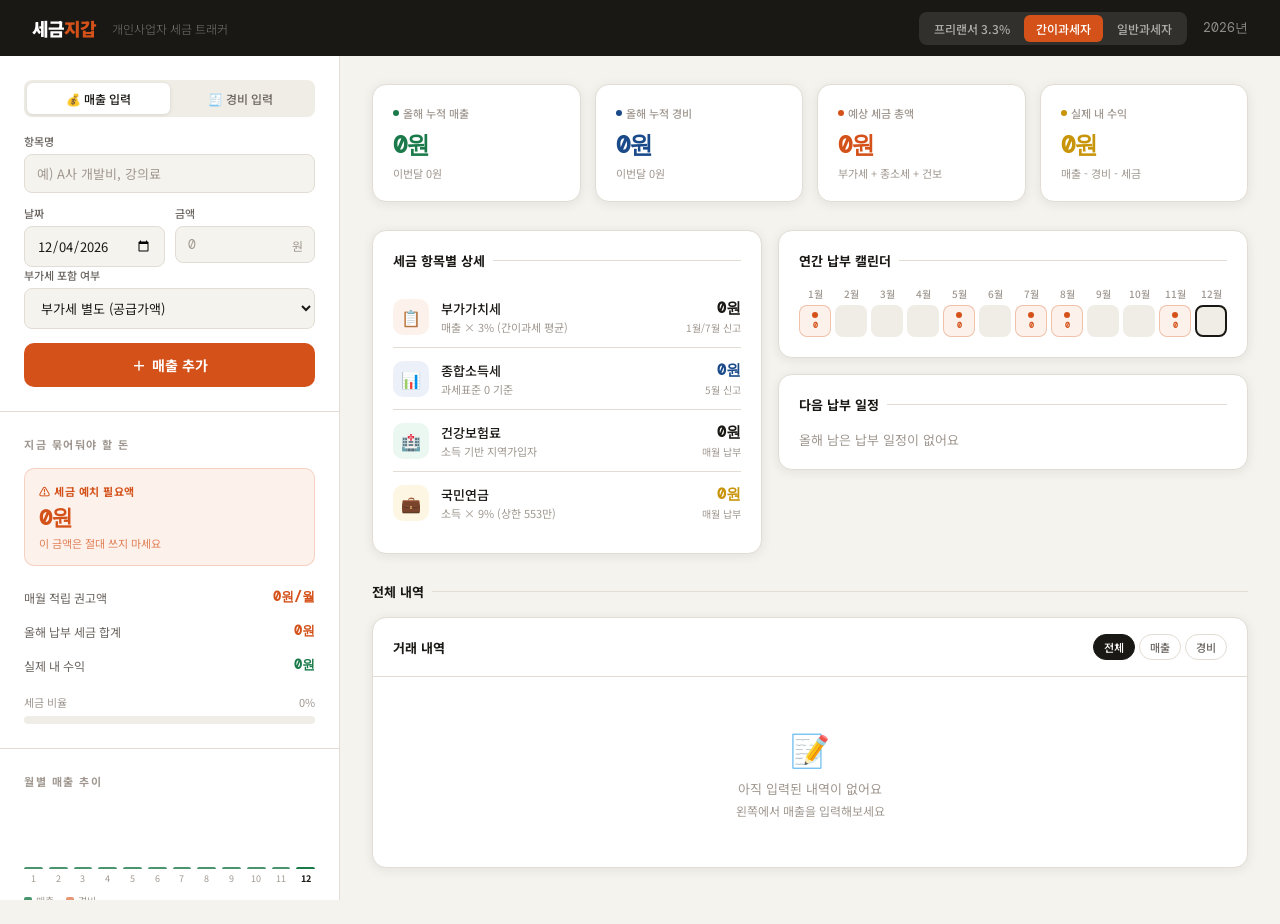
<file: public/tax-tracker.html>
<!DOCTYPE html>
<html lang="ko">
<head>
<meta charset="UTF-8">
<meta name="viewport" content="width=device-width, initial-scale=1.0">
<title>세금지갑 — 개인사업자 세금 트래커</title>
<link href="https://fonts.googleapis.com/css2?family=Noto+Sans+KR:wght@300;400;500;700;900&family=DM+Mono:wght@400;500&display=swap" rel="stylesheet">
<style>
:root {
  --bg: #f5f3ee;
  --surface: #ffffff;
  --surface2: #f0ede6;
  --border: #e2ddd4;
  --ink: #1a1814;
  --ink2: #6b6560;
  --ink3: #a09890;
  --accent: #d4521a;
  --accent-light: #fdf1eb;
  --green: #1a7a4a;
  --green-light: #ebf7f1;
  --blue: #1a4a8a;
  --blue-light: #ebf0f9;
  --yellow: #c8940a;
  --yellow-light: #fdf6e3;
  --shadow: 0 2px 12px rgba(26,24,20,0.08);
  --shadow-lg: 0 8px 32px rgba(26,24,20,0.12);
}

* { margin:0; padding:0; box-sizing:border-box; }

body {
  font-family: 'Noto Sans KR', sans-serif;
  background: var(--bg);
  color: var(--ink);
  min-height: 100vh;
}

/* TOPBAR */
.topbar {
  background: var(--ink);
  color: #fff;
  padding: 0 32px;
  height: 56px;
  display: flex;
  align-items: center;
  gap: 12px;
  position: sticky;
  top: 0;
  z-index: 100;
}
.topbar-logo {
  font-size: 18px;
  font-weight: 900;
  letter-spacing: -1px;
  color: #fff;
}
.topbar-logo span { color: var(--accent); }
.topbar-sub {
  font-size: 12px;
  color: rgba(255,255,255,0.4);
  margin-left: 4px;
  font-weight: 300;
}
.topbar-right {
  margin-left: auto;
  display: flex;
  align-items: center;
  gap: 16px;
}
.type-selector {
  display: flex;
  background: rgba(255,255,255,0.1);
  border-radius: 8px;
  padding: 3px;
  gap: 2px;
}
.type-btn {
  padding: 5px 12px;
  border: none;
  background: transparent;
  color: rgba(255,255,255,0.6);
  font-size: 12px;
  font-weight: 500;
  border-radius: 6px;
  cursor: pointer;
  font-family: 'Noto Sans KR', sans-serif;
  transition: all 0.15s;
  white-space: nowrap;
}
.type-btn.active {
  background: var(--accent);
  color: #fff;
}
.year-display {
  font-size: 13px;
  color: rgba(255,255,255,0.5);
  font-family: 'DM Mono', monospace;
}

/* LAYOUT */
.layout {
  display: grid;
  grid-template-columns: 340px 1fr;
  min-height: calc(100vh - 56px);
}

/* LEFT PANEL */
.left-panel {
  border-right: 1px solid var(--border);
  background: var(--surface);
  display: flex;
  flex-direction: column;
  position: sticky;
  top: 56px;
  height: calc(100vh - 56px);
  overflow-y: auto;
}

.panel-section {
  padding: 24px;
  border-bottom: 1px solid var(--border);
}
.panel-label {
  font-size: 11px;
  font-weight: 700;
  letter-spacing: 1.5px;
  color: var(--ink3);
  text-transform: uppercase;
  margin-bottom: 16px;
}

/* FORM */
.form-row {
  display: flex;
  flex-direction: column;
  gap: 10px;
  margin-bottom: 12px;
}
.form-row-2 {
  display: grid;
  grid-template-columns: 1fr 1fr;
  gap: 10px;
}
.form-group {
  display: flex;
  flex-direction: column;
  gap: 5px;
}
.form-group label {
  font-size: 11px;
  font-weight: 500;
  color: var(--ink2);
}
.form-group input, .form-group select {
  padding: 9px 12px;
  border: 1.5px solid var(--border);
  border-radius: 8px;
  font-size: 13px;
  font-family: 'Noto Sans KR', sans-serif;
  color: var(--ink);
  background: var(--bg);
  outline: none;
  transition: border-color 0.15s;
}
.form-group input:focus, .form-group select:focus {
  border-color: var(--accent);
  background: #fff;
}
.form-group input::placeholder { color: var(--ink3); }

.input-with-unit {
  position: relative;
}
.input-with-unit input {
  width: 100%;
  padding-right: 32px;
  font-family: 'DM Mono', monospace;
}
.input-unit {
  position: absolute;
  right: 12px;
  top: 50%;
  transform: translateY(-50%);
  font-size: 12px;
  color: var(--ink3);
}

.tab-toggle {
  display: flex;
  background: var(--surface2);
  border-radius: 8px;
  padding: 3px;
  margin-bottom: 16px;
}
.tab-btn {
  flex: 1;
  padding: 7px;
  border: none;
  background: transparent;
  font-size: 12px;
  font-weight: 500;
  color: var(--ink2);
  border-radius: 6px;
  cursor: pointer;
  font-family: 'Noto Sans KR', sans-serif;
  transition: all 0.15s;
}
.tab-btn.active {
  background: var(--surface);
  color: var(--ink);
  box-shadow: 0 1px 4px rgba(0,0,0,0.1);
}

.submit-btn {
  width: 100%;
  padding: 12px;
  background: var(--accent);
  color: #fff;
  border: none;
  border-radius: 10px;
  font-size: 14px;
  font-weight: 700;
  cursor: pointer;
  font-family: 'Noto Sans KR', sans-serif;
  transition: all 0.15s;
  display: flex;
  align-items: center;
  justify-content: center;
  gap: 6px;
}
.submit-btn:hover { background: #b8401a; transform: translateY(-1px); }
.submit-btn:active { transform: translateY(0); }

/* QUICK STATS IN LEFT */
.quick-stat {
  display: flex;
  justify-content: space-between;
  align-items: center;
  padding: 8px 0;
}
.quick-stat-label { font-size: 12px; color: var(--ink2); }
.quick-stat-value { font-size: 13px; font-weight: 700; font-family: 'DM Mono', monospace; }
.quick-stat-value.red { color: var(--accent); }
.quick-stat-value.green { color: var(--green); }

.reserve-box {
  background: var(--accent-light);
  border: 1.5px solid rgba(212,82,26,0.2);
  border-radius: 10px;
  padding: 14px;
  margin-top: 8px;
}
.reserve-box-title {
  font-size: 11px;
  font-weight: 700;
  color: var(--accent);
  letter-spacing: 0.5px;
  margin-bottom: 4px;
}
.reserve-box-amount {
  font-size: 22px;
  font-weight: 900;
  color: var(--accent);
  font-family: 'DM Mono', monospace;
  letter-spacing: -1px;
}
.reserve-box-sub {
  font-size: 11px;
  color: var(--accent);
  opacity: 0.7;
  margin-top: 2px;
}

/* RIGHT PANEL */
.right-panel {
  padding: 28px 32px;
  overflow-y: auto;
}

/* SUMMARY CARDS */
.summary-grid {
  display: grid;
  grid-template-columns: repeat(4, 1fr);
  gap: 14px;
  margin-bottom: 28px;
}
.summary-card {
  background: var(--surface);
  border-radius: 14px;
  padding: 20px;
  box-shadow: var(--shadow);
  border: 1px solid var(--border);
}
.summary-card-label {
  font-size: 11px;
  color: var(--ink3);
  font-weight: 500;
  margin-bottom: 8px;
  display: flex;
  align-items: center;
  gap: 4px;
}
.summary-card-label .dot {
  width: 6px; height: 6px;
  border-radius: 50%;
  background: var(--ink3);
}
.summary-card-value {
  font-size: 24px;
  font-weight: 900;
  font-family: 'DM Mono', monospace;
  letter-spacing: -1px;
  color: var(--ink);
}
.summary-card-value.accent { color: var(--accent); }
.summary-card-value.green { color: var(--green); }
.summary-card-sub {
  font-size: 11px;
  color: var(--ink3);
  margin-top: 4px;
}
.summary-card-change {
  font-size: 11px;
  font-weight: 600;
  margin-top: 6px;
  padding: 2px 7px;
  border-radius: 20px;
  display: inline-block;
}
.summary-card-change.up { background: var(--green-light); color: var(--green); }
.summary-card-change.down { background: var(--accent-light); color: var(--accent); }

/* TAX BREAKDOWN */
.section-title {
  font-size: 13px;
  font-weight: 700;
  color: var(--ink);
  margin-bottom: 16px;
  display: flex;
  align-items: center;
  gap: 8px;
}
.section-title::after {
  content: '';
  flex: 1;
  height: 1px;
  background: var(--border);
}

.two-col {
  display: grid;
  grid-template-columns: 1fr 1fr;
  gap: 16px;
  margin-bottom: 28px;
}

.tax-breakdown-card {
  background: var(--surface);
  border-radius: 14px;
  padding: 20px;
  box-shadow: var(--shadow);
  border: 1px solid var(--border);
}

.tax-item {
  display: flex;
  align-items: center;
  padding: 12px 0;
  border-bottom: 1px solid var(--border);
  gap: 12px;
}
.tax-item:last-child { border-bottom: none; }
.tax-icon {
  width: 36px; height: 36px;
  border-radius: 10px;
  display: flex; align-items: center; justify-content: center;
  font-size: 16px;
  flex-shrink: 0;
}
.tax-item-info { flex: 1; }
.tax-item-name { font-size: 13px; font-weight: 500; }
.tax-item-desc { font-size: 11px; color: var(--ink3); margin-top: 1px; }
.tax-item-amount {
  font-size: 15px;
  font-weight: 700;
  font-family: 'DM Mono', monospace;
  text-align: right;
}
.tax-item-date {
  font-size: 10px;
  color: var(--ink3);
  text-align: right;
  margin-top: 2px;
}

/* CALENDAR */
.calendar-card {
  background: var(--surface);
  border-radius: 14px;
  padding: 20px;
  box-shadow: var(--shadow);
  border: 1px solid var(--border);
  margin-bottom: 28px;
}

.calendar-grid {
  display: grid;
  grid-template-columns: repeat(12, 1fr);
  gap: 4px;
  margin-top: 8px;
}
.cal-month {
  display: flex;
  flex-direction: column;
  align-items: center;
  gap: 4px;
}
.cal-month-label {
  font-size: 10px;
  color: var(--ink3);
  font-weight: 500;
}
.cal-dot-wrapper {
  width: 32px;
  min-height: 32px;
  border-radius: 8px;
  background: var(--surface2);
  display: flex;
  flex-direction: column;
  align-items: center;
  justify-content: center;
  gap: 2px;
  padding: 4px 2px;
  position: relative;
}
.cal-dot-wrapper.has-tax {
  background: var(--accent-light);
  border: 1.5px solid rgba(212,82,26,0.3);
  cursor: pointer;
}
.cal-dot-wrapper.current-month {
  border: 2px solid var(--ink);
}
.cal-tax-dot {
  width: 6px; height: 6px;
  border-radius: 50%;
  background: var(--accent);
}
.cal-amount {
  font-size: 8px;
  color: var(--accent);
  font-weight: 700;
  font-family: 'DM Mono', monospace;
  white-space: nowrap;
}
.cal-dday {
  font-size: 9px;
  font-weight: 700;
  color: var(--accent);
  margin-top: 2px;
}
.cal-tooltip {
  position: absolute;
  bottom: calc(100% + 6px);
  left: 50%;
  transform: translateX(-50%);
  background: var(--ink);
  color: #fff;
  padding: 6px 10px;
  border-radius: 8px;
  font-size: 11px;
  white-space: nowrap;
  z-index: 10;
  pointer-events: none;
  opacity: 0;
  transition: opacity 0.15s;
}
.cal-dot-wrapper:hover .cal-tooltip { opacity: 1; }

/* LEDGER TABLE */
.ledger-card {
  background: var(--surface);
  border-radius: 14px;
  box-shadow: var(--shadow);
  border: 1px solid var(--border);
  overflow: hidden;
  margin-bottom: 28px;
}
.ledger-header {
  padding: 16px 20px;
  border-bottom: 1px solid var(--border);
  display: flex;
  align-items: center;
  justify-content: space-between;
}
.ledger-title { font-size: 13px; font-weight: 700; }
.filter-tabs {
  display: flex;
  gap: 4px;
}
.filter-tab {
  padding: 4px 10px;
  border: 1px solid var(--border);
  border-radius: 20px;
  font-size: 11px;
  font-weight: 500;
  color: var(--ink2);
  cursor: pointer;
  background: transparent;
  font-family: 'Noto Sans KR', sans-serif;
  transition: all 0.15s;
}
.filter-tab.active {
  background: var(--ink);
  color: #fff;
  border-color: var(--ink);
}

table {
  width: 100%;
  border-collapse: collapse;
}
thead th {
  padding: 10px 20px;
  text-align: left;
  font-size: 11px;
  font-weight: 600;
  color: var(--ink3);
  letter-spacing: 0.5px;
  background: var(--surface2);
  text-transform: uppercase;
}
tbody tr {
  border-bottom: 1px solid var(--border);
  transition: background 0.1s;
}
tbody tr:last-child { border-bottom: none; }
tbody tr:hover { background: var(--surface2); }
tbody td {
  padding: 12px 20px;
  font-size: 13px;
}
.td-date { color: var(--ink3); font-family: 'DM Mono', monospace; font-size: 12px; }
.td-name { font-weight: 500; }
.td-amount { font-family: 'DM Mono', monospace; font-weight: 600; }
.td-amount.income { color: var(--green); }
.td-amount.expense { color: var(--accent); }
.td-type { 
  display: inline-block;
  padding: 2px 8px;
  border-radius: 20px;
  font-size: 10px;
  font-weight: 600;
}
.td-type.income { background: var(--green-light); color: var(--green); }
.td-type.expense { background: var(--accent-light); color: var(--accent); }
.td-actions { display: flex; gap: 6px; }
.action-btn {
  padding: 3px 8px;
  border: 1px solid var(--border);
  border-radius: 6px;
  font-size: 11px;
  color: var(--ink3);
  cursor: pointer;
  background: transparent;
  font-family: 'Noto Sans KR', sans-serif;
  transition: all 0.1s;
}
.action-btn:hover { border-color: var(--accent); color: var(--accent); }
.action-btn.del:hover { border-color: var(--accent); color: var(--accent); background: var(--accent-light); }

.empty-state {
  padding: 48px 20px;
  text-align: center;
  color: var(--ink3);
  font-size: 13px;
}
.empty-icon { font-size: 32px; margin-bottom: 8px; }

/* PROGRESS BAR */
.progress-wrap { margin-top: 12px; }
.progress-label {
  display: flex;
  justify-content: space-between;
  font-size: 11px;
  color: var(--ink3);
  margin-bottom: 6px;
}
.progress-bar {
  height: 8px;
  background: var(--surface2);
  border-radius: 4px;
  overflow: hidden;
}
.progress-fill {
  height: 100%;
  border-radius: 4px;
  background: var(--accent);
  transition: width 0.5s ease;
}
.progress-fill.green { background: var(--green); }

/* TOAST */
.toast {
  position: fixed;
  bottom: 24px;
  right: 24px;
  background: var(--ink);
  color: #fff;
  padding: 12px 20px;
  border-radius: 10px;
  font-size: 13px;
  font-weight: 500;
  box-shadow: var(--shadow-lg);
  transform: translateY(80px);
  opacity: 0;
  transition: all 0.3s;
  z-index: 1000;
}
.toast.show { transform: translateY(0); opacity: 1; }
.toast.success { border-left: 3px solid var(--green); }
.toast.error { border-left: 3px solid var(--accent); }

/* MONTHLY CHART */
.monthly-bars {
  display: flex;
  align-items: flex-end;
  gap: 6px;
  height: 80px;
  margin-top: 12px;
}
.bar-group {
  flex: 1;
  display: flex;
  flex-direction: column;
  align-items: center;
  gap: 3px;
  height: 100%;
  justify-content: flex-end;
}
.bar {
  width: 100%;
  border-radius: 4px 4px 0 0;
  min-height: 2px;
  transition: height 0.4s ease;
  cursor: pointer;
  position: relative;
}
.bar.income-bar { background: var(--green); opacity: 0.8; }
.bar.expense-bar { background: var(--accent); opacity: 0.6; }
.bar-label { font-size: 9px; color: var(--ink3); }

/* MODAL */
.modal-overlay {
  position: fixed; inset: 0;
  background: rgba(0,0,0,0.4);
  z-index: 200;
  display: none;
  align-items: center;
  justify-content: center;
}
.modal-overlay.open { display: flex; }
.modal {
  background: var(--surface);
  border-radius: 16px;
  padding: 28px;
  width: 400px;
  box-shadow: var(--shadow-lg);
}
.modal-title { font-size: 16px; font-weight: 700; margin-bottom: 20px; }
.modal-actions {
  display: flex;
  gap: 8px;
  margin-top: 20px;
  justify-content: flex-end;
}
.btn-cancel {
  padding: 9px 16px;
  border: 1.5px solid var(--border);
  border-radius: 8px;
  background: transparent;
  font-size: 13px;
  cursor: pointer;
  font-family: 'Noto Sans KR', sans-serif;
  color: var(--ink2);
}
.btn-save {
  padding: 9px 20px;
  background: var(--accent);
  color: #fff;
  border: none;
  border-radius: 8px;
  font-size: 13px;
  font-weight: 700;
  cursor: pointer;
  font-family: 'Noto Sans KR', sans-serif;
}

@media (max-width: 1100px) {
  .summary-grid { grid-template-columns: repeat(2, 1fr); }
  .two-col { grid-template-columns: 1fr; }
}
@media (max-width: 820px) {
  .layout { grid-template-columns: 1fr; }
  .left-panel { position: static; height: auto; }
  .right-panel { padding: 20px; }
  .summary-grid { grid-template-columns: repeat(2, 1fr); }
  .calendar-grid { grid-template-columns: repeat(6, 1fr); }
}
</style>
</head>
<body>

<!-- TOPBAR -->
<div class="topbar">
  <div class="topbar-logo">세금<span>지갑</span></div>
  <div class="topbar-sub">개인사업자 세금 트래커</div>
  <div class="topbar-right">
    <div class="type-selector">
      <button class="type-btn" onclick="setType('freelancer')">프리랜서 3.3%</button>
      <button class="type-btn active" onclick="setType('simple')">간이과세자</button>
      <button class="type-btn" onclick="setType('general')">일반과세자</button>
    </div>
    <div class="year-display" id="yearDisplay">2025</div>
  </div>
</div>

<!-- LAYOUT -->
<div class="layout">

  <!-- LEFT PANEL -->
  <div class="left-panel">

    <!-- 입력 탭 -->
    <div class="panel-section">
      <div class="tab-toggle">
        <button class="tab-btn active" onclick="switchTab('income')">💰 매출 입력</button>
        <button class="tab-btn" onclick="switchTab('expense')">🧾 경비 입력</button>
      </div>

      <div id="incomeForm">
        <div class="form-row">
          <div class="form-group">
            <label>항목명</label>
            <input type="text" id="incomeName" placeholder="예) A사 개발비, 강의료" />
          </div>
        </div>
        <div class="form-row-2">
          <div class="form-group">
            <label>날짜</label>
            <input type="date" id="incomeDate" />
          </div>
          <div class="form-group">
            <label>금액</label>
            <div class="input-with-unit">
              <input type="number" id="incomeAmount" placeholder="0" />
              <span class="input-unit">원</span>
            </div>
          </div>
        </div>
        <div class="form-group" style="margin-bottom:14px">
          <label>부가세 포함 여부</label>
          <select id="incomeVat">
            <option value="exclude">부가세 별도 (공급가액)</option>
            <option value="include">부가세 포함 (공급가액+세액)</option>
            <option value="none">해당없음 (프리랜서 등)</option>
          </select>
        </div>
        <button class="submit-btn" onclick="addIncome()">
          <span>＋</span> 매출 추가
        </button>
      </div>

      <div id="expenseForm" style="display:none">
        <div class="form-row">
          <div class="form-group">
            <label>항목명</label>
            <input type="text" id="expenseName" placeholder="예) 사무실 임차료, 장비 구입" />
          </div>
        </div>
        <div class="form-row-2">
          <div class="form-group">
            <label>날짜</label>
            <input type="date" id="expenseDate" />
          </div>
          <div class="form-group">
            <label>금액</label>
            <div class="input-with-unit">
              <input type="number" id="expenseAmount" placeholder="0" />
              <span class="input-unit">원</span>
            </div>
          </div>
        </div>
        <div class="form-group" style="margin-bottom:14px">
          <label>경비 유형</label>
          <select id="expenseType">
            <option value="general">일반경비</option>
            <option value="vat">매입세금계산서 (부가세 공제)</option>
          </select>
        </div>
        <button class="submit-btn" onclick="addExpense()" style="background:var(--blue)">
          <span>＋</span> 경비 추가
        </button>
      </div>
    </div>

    <!-- 세금 예치금 -->
    <div class="panel-section">
      <div class="panel-label">지금 묶어둬야 할 돈</div>
      <div class="reserve-box">
        <div class="reserve-box-title">⚠ 세금 예치 필요액</div>
        <div class="reserve-box-amount" id="reserveAmount">0원</div>
        <div class="reserve-box-sub">이 금액은 절대 쓰지 마세요</div>
      </div>
      <div style="margin-top: 14px;">
        <div class="quick-stat">
          <span class="quick-stat-label">매월 적립 권고액</span>
          <span class="quick-stat-value red" id="monthlyReserve">0원</span>
        </div>
        <div class="quick-stat">
          <span class="quick-stat-label">올해 납부 세금 합계</span>
          <span class="quick-stat-value red" id="totalTaxDisplay">0원</span>
        </div>
        <div class="quick-stat">
          <span class="quick-stat-label">실제 내 수익</span>
          <span class="quick-stat-value green" id="realIncomeDisplay">0원</span>
        </div>
      </div>
      <div class="progress-wrap">
        <div class="progress-label">
          <span>세금 비율</span>
          <span id="taxRatioLabel">0%</span>
        </div>
        <div class="progress-bar">
          <div class="progress-fill" id="taxRatioBar" style="width:0%"></div>
        </div>
      </div>
    </div>

    <!-- 월별 적립 현황 -->
    <div class="panel-section">
      <div class="panel-label">월별 매출 추이</div>
      <div class="monthly-bars" id="monthlyBars"></div>
      <div style="display:flex;gap:12px;margin-top:8px;">
        <span style="font-size:10px;color:var(--ink3);display:flex;align-items:center;gap:4px;">
          <span style="width:8px;height:8px;background:var(--green);border-radius:2px;display:inline-block;opacity:0.8"></span>매출
        </span>
        <span style="font-size:10px;color:var(--ink3);display:flex;align-items:center;gap:4px;">
          <span style="width:8px;height:8px;background:var(--accent);border-radius:2px;display:inline-block;opacity:0.6"></span>경비
        </span>
      </div>
    </div>

  </div>

  <!-- RIGHT PANEL -->
  <div class="right-panel">

    <!-- 요약 카드 4개 -->
    <div class="summary-grid">
      <div class="summary-card">
        <div class="summary-card-label"><span class="dot" style="background:var(--green)"></span>올해 누적 매출</div>
        <div class="summary-card-value green" id="totalRevenue">0원</div>
        <div class="summary-card-sub" id="totalRevenueSub">이번달 0원</div>
      </div>
      <div class="summary-card">
        <div class="summary-card-label"><span class="dot" style="background:var(--blue)"></span>올해 누적 경비</div>
        <div class="summary-card-value" style="color:var(--blue)" id="totalExpense">0원</div>
        <div class="summary-card-sub" id="totalExpenseSub">이번달 0원</div>
      </div>
      <div class="summary-card">
        <div class="summary-card-label"><span class="dot" style="background:var(--accent)"></span>예상 세금 총액</div>
        <div class="summary-card-value accent" id="totalTax">0원</div>
        <div class="summary-card-sub" id="taxTypeSub">부가세 + 종소세 + 건보</div>
      </div>
      <div class="summary-card">
        <div class="summary-card-label"><span class="dot" style="background:var(--yellow)"></span>실제 내 수익</div>
        <div class="summary-card-value" style="color:var(--yellow)" id="netIncome">0원</div>
        <div class="summary-card-sub">매출 - 경비 - 세금</div>
      </div>
    </div>

    <!-- 세금 항목 상세 + 월별 차트 -->
    <div class="two-col">
      <div class="tax-breakdown-card">
        <div class="section-title">세금 항목별 상세</div>
        <div id="taxBreakdown">
          <div class="tax-item">
            <div class="tax-icon" style="background:var(--accent-light)">📋</div>
            <div class="tax-item-info">
              <div class="tax-item-name">부가가치세</div>
              <div class="tax-item-desc" id="vatDesc">매출의 10% (매입공제 전)</div>
            </div>
            <div>
              <div class="tax-item-amount accent" id="vatAmount">0원</div>
              <div class="tax-item-date">1월/7월 신고</div>
            </div>
          </div>
          <div class="tax-item">
            <div class="tax-icon" style="background:var(--blue-light)">📊</div>
            <div class="tax-item-info">
              <div class="tax-item-name">종합소득세</div>
              <div class="tax-item-desc" id="itDesc">과세표준 기준 누진세율</div>
            </div>
            <div>
              <div class="tax-item-amount" style="color:var(--blue)" id="itAmount">0원</div>
              <div class="tax-item-date">5월 신고</div>
            </div>
          </div>
          <div class="tax-item">
            <div class="tax-icon" style="background:var(--green-light)">🏥</div>
            <div class="tax-item-info">
              <div class="tax-item-name">건강보험료</div>
              <div class="tax-item-desc">소득 기반 지역가입자</div>
            </div>
            <div>
              <div class="tax-item-amount green" id="healthAmount">0원</div>
              <div class="tax-item-date">매월 납부</div>
            </div>
          </div>
          <div class="tax-item">
            <div class="tax-icon" style="background:var(--yellow-light)">💼</div>
            <div class="tax-item-info">
              <div class="tax-item-name">국민연금</div>
              <div class="tax-item-desc">소득 × 9% (상한 553만)</div>
            </div>
            <div>
              <div class="tax-item-amount" style="color:var(--yellow)" id="pensionAmount">0원</div>
              <div class="tax-item-date">매월 납부</div>
            </div>
          </div>
        </div>
      </div>

      <!-- 납부 캘린더 -->
      <div>
        <div class="tax-breakdown-card" style="margin-bottom:16px">
          <div class="section-title">연간 납부 캘린더</div>
          <div class="calendar-grid" id="taxCalendar"></div>
        </div>

        <!-- 다음 납부일 -->
        <div class="tax-breakdown-card">
          <div class="section-title">다음 납부 일정</div>
          <div id="nextPayments"></div>
        </div>
      </div>
    </div>

    <!-- 매출/경비 내역 -->
    <div class="section-title">전체 내역</div>
    <div class="ledger-card">
      <div class="ledger-header">
        <div class="ledger-title">거래 내역</div>
        <div class="filter-tabs">
          <button class="filter-tab active" onclick="setFilter('all')">전체</button>
          <button class="filter-tab" onclick="setFilter('income')">매출</button>
          <button class="filter-tab" onclick="setFilter('expense')">경비</button>
        </div>
      </div>
      <div id="ledgerTableWrap">
        <div class="empty-state">
          <div class="empty-icon">📝</div>
          <div>아직 입력된 내역이 없어요</div>
          <div style="margin-top:4px;font-size:12px;">왼쪽에서 매출을 입력해보세요</div>
        </div>
      </div>
    </div>

  </div>
</div>

<!-- MODAL (수정) -->
<div class="modal-overlay" id="editModal">
  <div class="modal">
    <div class="modal-title">내역 수정</div>
    <div class="form-row">
      <div class="form-group">
        <label>항목명</label>
        <input type="text" id="editName" />
      </div>
    </div>
    <div class="form-row-2">
      <div class="form-group">
        <label>날짜</label>
        <input type="date" id="editDate" />
      </div>
      <div class="form-group">
        <label>금액</label>
        <div class="input-with-unit">
          <input type="number" id="editAmount" />
          <span class="input-unit">원</span>
        </div>
      </div>
    </div>
    <div class="modal-actions">
      <button class="btn-cancel" onclick="closeModal()">취소</button>
      <button class="btn-save" onclick="saveEdit()">저장</button>
    </div>
  </div>
</div>

<!-- TOAST -->
<div class="toast" id="toast"></div>

<script>
// ===== STATE =====
let bizType = 'simple'; // freelancer, simple, general
let ledger = JSON.parse(localStorage.getItem('sejum_ledger') || '[]');
let filterMode = 'all';
let editingId = null;
const currentYear = new Date().getFullYear();
const currentMonth = new Date().getMonth() + 1;

document.getElementById('yearDisplay').textContent = currentYear + '년';

// 오늘 날짜 기본값
document.getElementById('incomeDate').value = new Date().toISOString().split('T')[0];
document.getElementById('expenseDate').value = new Date().toISOString().split('T')[0];

// ===== 사업자 유형 =====
function setType(type) {
  bizType = type;
  document.querySelectorAll('.type-btn').forEach(b => b.classList.remove('active'));
  event.target.classList.add('active');
  recalcAll();
}

// ===== 탭 전환 =====
function switchTab(tab) {
  document.getElementById('incomeForm').style.display = tab === 'income' ? 'block' : 'none';
  document.getElementById('expenseForm').style.display = tab === 'expense' ? 'block' : 'none';
  document.querySelectorAll('.tab-btn').forEach((b, i) => {
    b.classList.toggle('active', (tab === 'income' && i === 0) || (tab === 'expense' && i === 1));
  });
}

// ===== 입력 =====
function addIncome() {
  const name = document.getElementById('incomeName').value.trim();
  const date = document.getElementById('incomeDate').value;
  const amount = parseFloat(document.getElementById('incomeAmount').value);
  const vat = document.getElementById('incomeVat').value;

  if (!name || !date || !amount || amount <= 0) {
    showToast('항목명, 날짜, 금액을 모두 입력해주세요', 'error');
    return;
  }

  // 공급가액으로 정규화
  let baseAmount = amount;
  if (vat === 'include') baseAmount = Math.round(amount / 1.1);

  ledger.push({
    id: Date.now(),
    type: 'income',
    name, date,
    amount: baseAmount,
    rawAmount: amount,
    vatType: vat,
    year: new Date(date).getFullYear()
  });

  save();
  document.getElementById('incomeName').value = '';
  document.getElementById('incomeAmount').value = '';
  showToast('매출이 추가되었습니다 ✓', 'success');
  recalcAll();
}

function addExpense() {
  const name = document.getElementById('expenseName').value.trim();
  const date = document.getElementById('expenseDate').value;
  const amount = parseFloat(document.getElementById('expenseAmount').value);
  const etype = document.getElementById('expenseType').value;

  if (!name || !date || !amount || amount <= 0) {
    showToast('항목명, 날짜, 금액을 모두 입력해주세요', 'error');
    return;
  }

  ledger.push({
    id: Date.now(),
    type: 'expense',
    name, date, amount,
    expenseType: etype,
    year: new Date(date).getFullYear()
  });

  save();
  document.getElementById('expenseName').value = '';
  document.getElementById('expenseAmount').value = '';
  showToast('경비가 추가되었습니다 ✓', 'success');
  recalcAll();
}

// ===== 세금 계산 =====
function calcTaxes(year) {
  const yearData = ledger.filter(l => l.year === year);
  const totalIncome = yearData.filter(l => l.type === 'income').reduce((s, l) => s + l.amount, 0);
  const totalExpense = yearData.filter(l => l.type === 'expense').reduce((s, l) => s + l.amount, 0);
  const vatExpense = yearData.filter(l => l.type === 'expense' && l.expenseType === 'vat').reduce((s, l) => s + l.amount, 0);

  let vat = 0, it = 0, health = 0, pension = 0;
  let vatDesc = '', itDesc = '';

  if (bizType === 'freelancer') {
    // 3.3% 원천징수 이미 납부 → 종소세 정산
    vat = 0;
    vatDesc = '해당없음 (면세/원천징수)';
    const withheld = Math.round(totalIncome * 0.033);
    const taxableIncome = Math.max(0, totalIncome - totalExpense);
    const itCalc = calcProgressiveTax(taxableIncome);
    it = Math.max(0, itCalc - withheld);
    itDesc = `과세표준 ${fmt(taxableIncome)} 기준`;
  } else if (bizType === 'simple') {
    // 간이과세: 업종별 부가율 × 10% (음식 40%, 기타 30% 평균)
    const vatRate = 0.03; // 간이과세 납부세액 = 매출 × 부가율 × 10%, 평균 3%
    vat = Math.round(totalIncome * vatRate);
    vatDesc = `매출 × 3% (간이과세 평균)`;
    const taxableIncome = Math.max(0, totalIncome - totalExpense);
    it = calcProgressiveTax(taxableIncome);
    itDesc = `과세표준 ${fmt(taxableIncome)} 기준`;
  } else {
    // 일반과세: 10% - 매입세액
    const vatPayable = totalIncome * 0.1;
    const vatCredit = vatExpense * 0.1;
    vat = Math.max(0, Math.round(vatPayable - vatCredit));
    vatDesc = `${fmt(Math.round(vatPayable))} - 매입공제 ${fmt(Math.round(vatCredit))}`;
    const taxableIncome = Math.max(0, totalIncome - totalExpense);
    it = calcProgressiveTax(taxableIncome);
    itDesc = `과세표준 ${fmt(taxableIncome)} 기준`;
  }

  // 건강보험 (지역가입자): 소득 × 약 7.09% (2024년 기준)
  const netForSocial = Math.max(0, totalIncome - totalExpense);
  health = Math.round(netForSocial * 0.0709);

  // 국민연금: 소득 × 9%, 상한 5,530,000/월 × 12
  const pensionBase = Math.min(netForSocial, 66360000);
  pension = Math.round(pensionBase * 0.09);

  const totalTax = vat + it + health + pension;
  const realIncome = totalIncome - totalExpense - totalTax;

  return { totalIncome, totalExpense, vat, it, health, pension, totalTax, realIncome, vatDesc, itDesc };
}

function calcProgressiveTax(income) {
  // 2024년 기준 소득세 누진세율 (지방소득세 10% 포함)
  const brackets = [
    { limit: 14000000,   rate: 0.06 },
    { limit: 50000000,   rate: 0.15, deduct: 1260000 },
    { limit: 88000000,   rate: 0.24, deduct: 5760000 },
    { limit: 150000000,  rate: 0.35, deduct: 15440000 },
    { limit: 300000000,  rate: 0.38, deduct: 19940000 },
    { limit: 500000000,  rate: 0.40, deduct: 25940000 },
    { limit: 1000000000, rate: 0.42, deduct: 35940000 },
    { limit: Infinity,   rate: 0.45, deduct: 65940000 },
  ];
  // 기본공제 150만
  const taxable = Math.max(0, income - 1500000);
  let tax = 0;
  for (const b of brackets) {
    if (taxable <= b.limit) {
      tax = taxable * b.rate - (b.deduct || 0);
      break;
    }
  }
  // 지방소득세 10% 추가
  return Math.max(0, Math.round(tax * 1.1));
}

// ===== 전체 재계산 =====
function recalcAll() {
  const t = calcTaxes(currentYear);

  // 요약 카드
  document.getElementById('totalRevenue').textContent = fmt(t.totalIncome) + '원';
  document.getElementById('totalExpense').textContent = fmt(t.totalExpense) + '원';
  document.getElementById('totalTax').textContent = fmt(t.totalTax) + '원';
  document.getElementById('netIncome').textContent = fmt(Math.max(0, t.realIncome)) + '원';

  // 이번달
  const thisMonth = ledger.filter(l => l.year === currentYear && new Date(l.date).getMonth() + 1 === currentMonth);
  const thisMonthIncome = thisMonth.filter(l => l.type === 'income').reduce((s, l) => s + l.amount, 0);
  const thisMonthExpense = thisMonth.filter(l => l.type === 'expense').reduce((s, l) => s + l.amount, 0);
  document.getElementById('totalRevenueSub').textContent = `이번달 ${fmt(thisMonthIncome)}원`;
  document.getElementById('totalExpenseSub').textContent = `이번달 ${fmt(thisMonthExpense)}원`;

  // 세금 항목
  document.getElementById('vatAmount').textContent = fmt(t.vat) + '원';
  document.getElementById('itAmount').textContent = fmt(t.it) + '원';
  document.getElementById('healthAmount').textContent = fmt(t.health) + '원';
  document.getElementById('pensionAmount').textContent = fmt(t.pension) + '원';
  document.getElementById('vatDesc').textContent = t.vatDesc;
  document.getElementById('itDesc').textContent = t.itDesc;

  // 왼쪽 패널
  document.getElementById('reserveAmount').textContent = fmt(t.totalTax) + '원';
  document.getElementById('totalTaxDisplay').textContent = fmt(t.totalTax) + '원';
  document.getElementById('realIncomeDisplay').textContent = fmt(Math.max(0, t.realIncome)) + '원';
  const monthlyR = Math.round(t.totalTax / 12);
  document.getElementById('monthlyReserve').textContent = fmt(monthlyR) + '원/월';

  // 세금 비율
  const ratio = t.totalIncome > 0 ? Math.round(t.totalTax / t.totalIncome * 100) : 0;
  document.getElementById('taxRatioLabel').textContent = ratio + '%';
  document.getElementById('taxRatioBar').style.width = Math.min(ratio, 100) + '%';

  renderCalendar(t);
  renderNextPayments(t);
  renderLedger();
  renderMonthlyBars();
}

// ===== 캘린더 =====
const TAX_SCHEDULE = [
  { month: 1, name: '부가세 확정신고', key: 'vat', portion: 0.5 },
  { month: 5, name: '종합소득세 신고', key: 'it', portion: 1.0 },
  { month: 7, name: '부가세 확정신고', key: 'vat', portion: 0.5 },
  { month: 8, name: '종소세 중간예납', key: 'it', portion: 0.5 },
  { month: 11, name: '부가세 예정신고', key: 'vat', portion: 0.25 },
];
const MONTH_NAMES = ['1월','2월','3월','4월','5월','6월','7월','8월','9월','10월','11월','12월'];

function renderCalendar(t) {
  const cal = document.getElementById('taxCalendar');
  cal.innerHTML = '';
  for (let m = 1; m <= 12; m++) {
    const events = TAX_SCHEDULE.filter(s => s.month === m);
    const hasTax = events.length > 0;

    // 프리랜서는 부가세 없음
    const realEvents = events.filter(e => {
      if (bizType === 'freelancer' && e.key === 'vat') return false;
      return true;
    });

    const wrapper = document.createElement('div');
    wrapper.className = 'cal-month';

    const label = document.createElement('div');
    label.className = 'cal-month-label';
    label.textContent = MONTH_NAMES[m - 1];

    const dotWrap = document.createElement('div');
    dotWrap.className = 'cal-dot-wrapper' + (realEvents.length > 0 ? ' has-tax' : '') + (m === currentMonth ? ' current-month' : '');

    if (realEvents.length > 0) {
      const totalAmt = realEvents.reduce((s, e) => s + Math.round(t[e.key] * e.portion), 0);
      const dot = document.createElement('div');
      dot.className = 'cal-tax-dot';
      const amt = document.createElement('div');
      amt.className = 'cal-amount';
      amt.textContent = fmtShort(totalAmt);

      const tooltip = document.createElement('div');
      tooltip.className = 'cal-tooltip';
      tooltip.textContent = realEvents.map(e => e.name + ' ' + fmt(Math.round(t[e.key] * e.portion)) + '원').join(' / ');

      // D-day
      if (m >= currentMonth) {
        const dday = document.createElement('div');
        dday.className = 'cal-dday';
        const diff = Math.round((new Date(currentYear, m - 1, 25) - new Date()) / 86400000);
        dday.textContent = diff === 0 ? 'D-Day' : diff > 0 ? `D-${diff}` : `D+${Math.abs(diff)}`;
        dotWrap.appendChild(dday);
      }

      dotWrap.appendChild(dot);
      dotWrap.appendChild(amt);
      dotWrap.appendChild(tooltip);
    }

    wrapper.appendChild(label);
    wrapper.appendChild(dotWrap);
    cal.appendChild(wrapper);
  }
}

function renderNextPayments(t) {
  const container = document.getElementById('nextPayments');
  const upcoming = TAX_SCHEDULE
    .filter(s => s.month >= currentMonth)
    .filter(s => !(bizType === 'freelancer' && s.key === 'vat'))
    .slice(0, 3);

  if (upcoming.length === 0) {
    container.innerHTML = '<div style="font-size:13px;color:var(--ink3)">올해 남은 납부 일정이 없어요</div>';
    return;
  }

  container.innerHTML = upcoming.map(s => {
    const amt = Math.round(t[s.key] * s.portion);
    const dday = Math.round((new Date(currentYear, s.month - 1, 25) - new Date()) / 86400000);
    const ddayStr = dday === 0 ? 'D-Day' : dday > 0 ? `D-${dday}` : `D+${Math.abs(dday)}`;
    const color = dday <= 30 ? 'var(--accent)' : 'var(--ink3)';
    return `
      <div class="tax-item" style="padding:10px 0">
        <div class="tax-icon" style="background:var(--surface2);font-size:14px">📅</div>
        <div class="tax-item-info">
          <div class="tax-item-name" style="font-size:13px">${s.name}</div>
          <div class="tax-item-desc">${currentYear}년 ${s.month}월 25일</div>
        </div>
        <div>
          <div class="tax-item-amount accent">${fmt(amt)}원</div>
          <div class="tax-item-date" style="color:${color};font-weight:600">${ddayStr}</div>
        </div>
      </div>
    `;
  }).join('');
}

// ===== 내역 테이블 =====
function setFilter(mode) {
  filterMode = mode;
  document.querySelectorAll('.filter-tab').forEach((b, i) => {
    b.classList.toggle('active', ['all','income','expense'][i] === mode);
  });
  renderLedger();
}

function renderLedger() {
  const wrap = document.getElementById('ledgerTableWrap');
  let data = ledger.filter(l => l.year === currentYear);
  if (filterMode !== 'all') data = data.filter(l => l.type === filterMode);
  data = [...data].sort((a, b) => b.date.localeCompare(a.date));

  if (data.length === 0) {
    wrap.innerHTML = `<div class="empty-state">
      <div class="empty-icon">📝</div>
      <div>아직 입력된 내역이 없어요</div>
      <div style="margin-top:4px;font-size:12px;">왼쪽에서 매출을 입력해보세요</div>
    </div>`;
    return;
  }

  wrap.innerHTML = `
    <table>
      <thead>
        <tr>
          <th>날짜</th>
          <th>항목명</th>
          <th>유형</th>
          <th>금액</th>
          <th>관리</th>
        </tr>
      </thead>
      <tbody>
        ${data.map(l => `
          <tr>
            <td class="td-date">${l.date}</td>
            <td class="td-name">${l.name}</td>
            <td><span class="td-type ${l.type}">${l.type === 'income' ? '매출' : '경비'}</span></td>
            <td class="td-amount ${l.type === 'income' ? 'income' : 'expense'}">${l.type === 'income' ? '+' : '-'}${fmt(l.amount)}원</td>
            <td class="td-actions">
              <button class="action-btn" onclick="openEdit(${l.id})">수정</button>
              <button class="action-btn del" onclick="deleteEntry(${l.id})">삭제</button>
            </td>
          </tr>
        `).join('')}
      </tbody>
    </table>
  `;
}

// ===== 월별 바 차트 =====
function renderMonthlyBars() {
  const container = document.getElementById('monthlyBars');
  const monthlyIncome = Array(12).fill(0);
  const monthlyExpense = Array(12).fill(0);

  ledger.filter(l => l.year === currentYear).forEach(l => {
    const m = new Date(l.date).getMonth();
    if (l.type === 'income') monthlyIncome[m] += l.amount;
    else monthlyExpense[m] += l.amount;
  });

  const maxVal = Math.max(...monthlyIncome, ...monthlyExpense, 1);

  container.innerHTML = monthlyIncome.map((inc, i) => {
    const iH = Math.round((inc / maxVal) * 70);
    const eH = Math.round((monthlyExpense[i] / maxVal) * 70);
    const isCurrentMonth = i + 1 === currentMonth;
    return `
      <div class="bar-group" title="${MONTH_NAMES[i]} 매출 ${fmt(inc)}원 / 경비 ${fmt(monthlyExpense[i])}원">
        <div class="bar income-bar" style="height:${iH}px;${isCurrentMonth ? 'opacity:1' : ''}"></div>
        ${monthlyExpense[i] > 0 ? `<div class="bar expense-bar" style="height:${eH}px;position:absolute;bottom:18px;left:50%;transform:translateX(-50%);width:40%;opacity:0.5"></div>` : ''}
        <div class="bar-label" style="${isCurrentMonth ? 'color:var(--ink);font-weight:700' : ''}">${MONTH_NAMES[i].replace('월','')}</div>
      </div>
    `;
  }).join('');
}

// ===== 수정/삭제 =====
function openEdit(id) {
  const entry = ledger.find(l => l.id === id);
  if (!entry) return;
  editingId = id;
  document.getElementById('editName').value = entry.name;
  document.getElementById('editDate').value = entry.date;
  document.getElementById('editAmount').value = entry.amount;
  document.getElementById('editModal').classList.add('open');
}

function closeModal() {
  document.getElementById('editModal').classList.remove('open');
  editingId = null;
}

function saveEdit() {
  if (!editingId) return;
  const idx = ledger.findIndex(l => l.id === editingId);
  if (idx === -1) return;
  ledger[idx].name = document.getElementById('editName').value;
  ledger[idx].date = document.getElementById('editDate').value;
  ledger[idx].amount = parseFloat(document.getElementById('editAmount').value) || ledger[idx].amount;
  ledger[idx].year = new Date(ledger[idx].date).getFullYear();
  save();
  closeModal();
  showToast('수정되었습니다 ✓', 'success');
  recalcAll();
}

function deleteEntry(id) {
  if (!confirm('이 내역을 삭제할까요?')) return;
  ledger = ledger.filter(l => l.id !== id);
  save();
  showToast('삭제되었습니다', 'success');
  recalcAll();
}

// ===== UTILS =====
function save() {
  localStorage.setItem('sejum_ledger', JSON.stringify(ledger));
}

function fmt(n) {
  if (isNaN(n)) return '0';
  return Math.round(n).toLocaleString('ko-KR');
}

function fmtShort(n) {
  if (n >= 100000000) return Math.round(n / 100000000) + '억';
  if (n >= 10000) return Math.round(n / 10000) + '만';
  return fmt(n);
}

let toastTimer;
function showToast(msg, type) {
  const t = document.getElementById('toast');
  t.textContent = msg;
  t.className = 'toast ' + type + ' show';
  clearTimeout(toastTimer);
  toastTimer = setTimeout(() => t.classList.remove('show'), 2500);
}

// 모달 외부 클릭 닫기
document.getElementById('editModal').addEventListener('click', function(e) {
  if (e.target === this) closeModal();
});

// ===== INIT =====
recalcAll();
</script>
</body>
</html>
</file>
